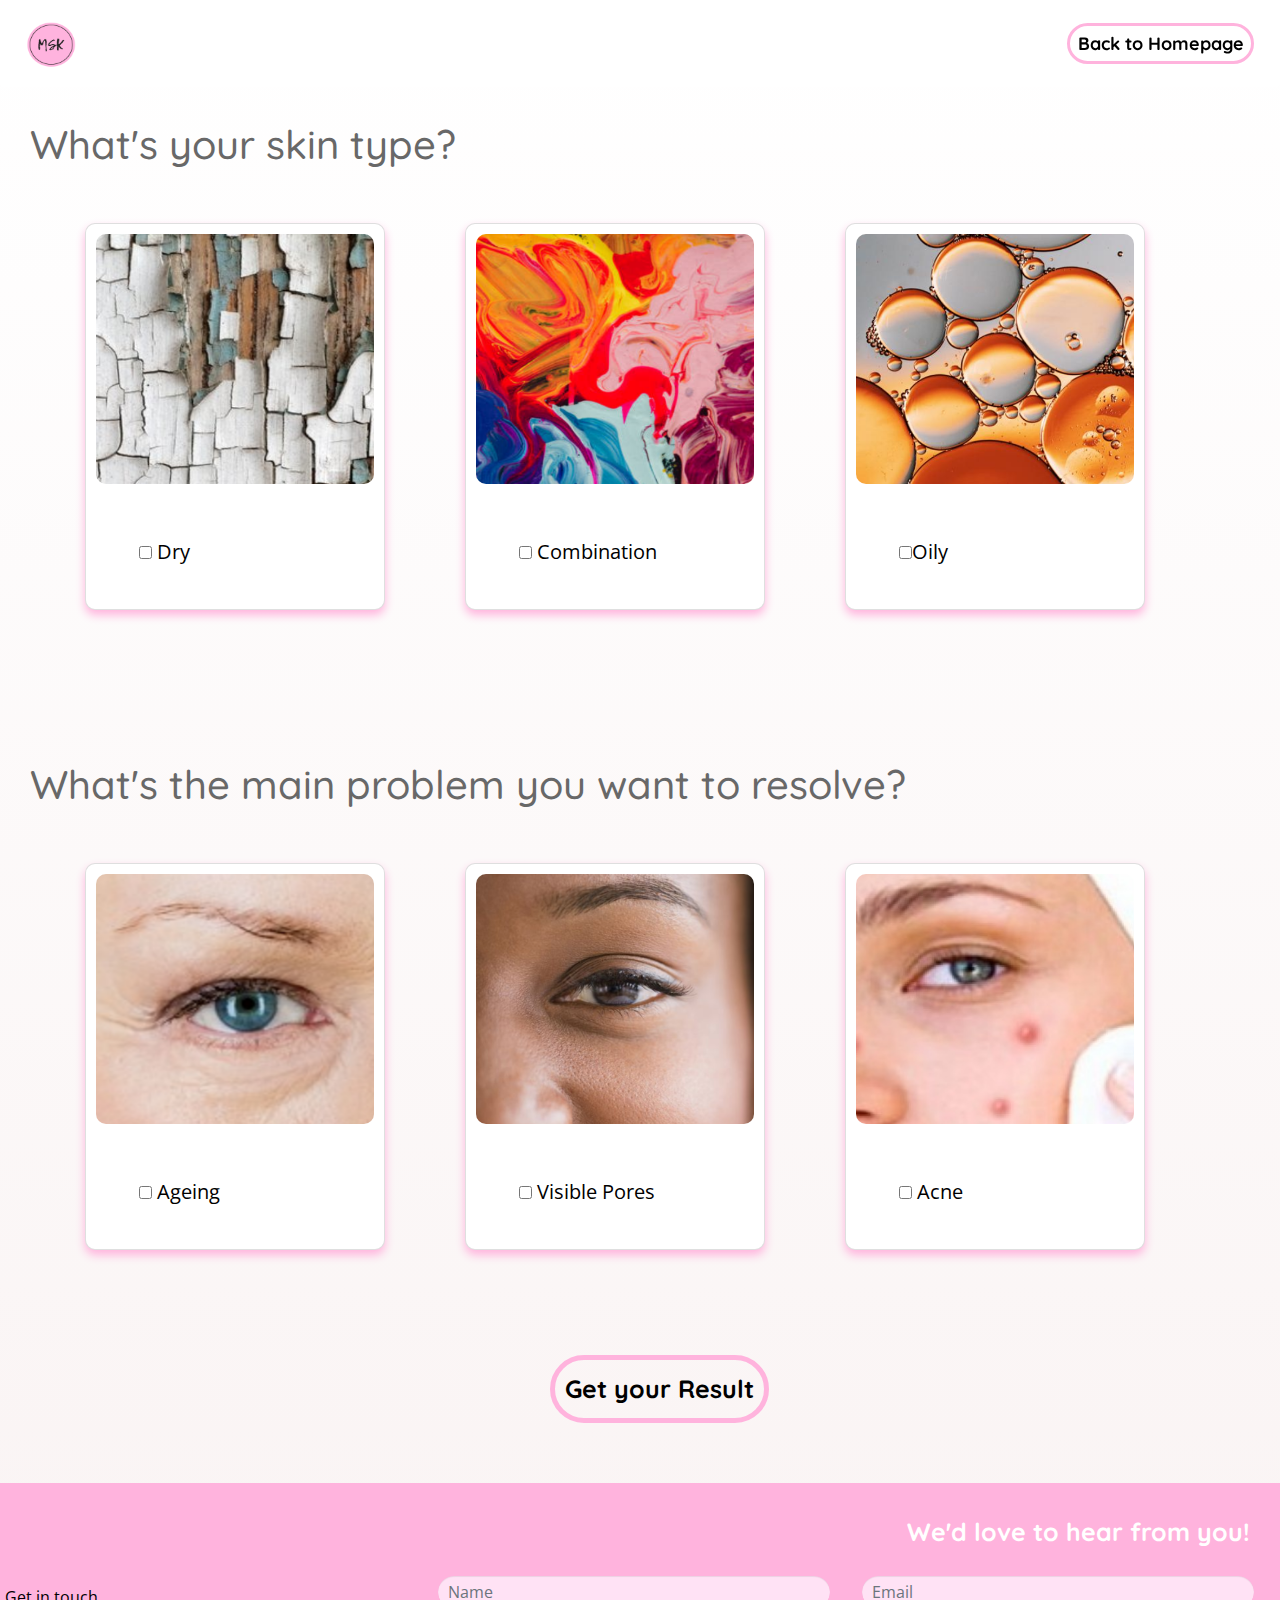
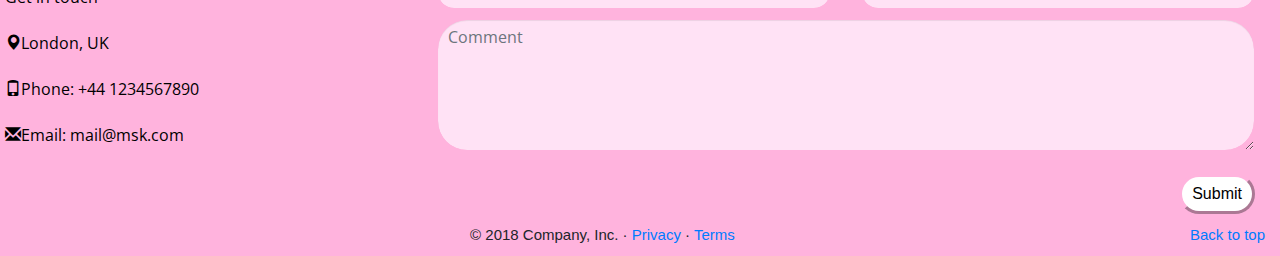
<file: quiz.html>
<!DOCTYPE html>
<html>
<head>
    <title>MSK Quiz</title>
        
    <meta name="viewport" content="width=device-width, initial-scale=1.0">

    <meta name="viewport" content="width=device-width,initial-scale=1,maximum-scale=1,user-scalable=no">
    <meta http-equiv="X-UA-Compatible" content="IE=edge,chrome=1">
    <meta name="HandheldFriendly" content="true">
    <meta charset="utf-8">
    <meta name="viewport" content="width=device-width, initial-scale=1">
    <link rel="stylesheet" href="https://maxcdn.bootstrapcdn.com/bootstrap/3.3.7/css/bootstrap.min.css">
    <link href="https://fonts.googleapis.com/css?family=Open+Sans|Quicksand" rel="stylesheet">
    <link rel="stylesheet" href="dist/css/bootstrap.css">
    <link rel="stylesheet" href="style.css">
    <script src="https://ajax.googleapis.com/ajax/libs/jquery/3.3.1/jquery.min.js"></script>
    <script src="https://maxcdn.bootstrapcdn.com/bootstrap/3.3.7/js/bootstrap.min.js"></script>
</head>

<body id="quiz-body">

<form method="post" action="/quiz">

<!-- NAVIGATION BAR -->
<nav class="navbar navbar-expand-lg navbar-light" >
    <a class="navbar-brand justify-content-left" href="#">
    <img src="images/logo.png" width="50" height="50" alt="" id="logo">
    </a>
    <div class="collapse navbar-collapse justify-content-end" id="navbarNav">
        <ul class="navbar-nav nav justify-content-end">
            <button class="btn btn-outline-successful" type="button"> Back to Homepage</button>
        </ul>
    </div>
</nav>

<!-- QUESTION1 -->
<div>
<h1 class="question">What's your skin type?</h1>

    <div class="container">
    <div class="row">
    <div class="col-sm">
       <div class="card shadow p-3 mb-5 bg-white rounded" style="width: 300px;">
        <img class="card-img-top" src="images/dry.png" width="250" height="250" alt="Card image cap">
        <div class="card-body">
            <p class="text"> <input type="checkbox" name="skin" value="dry"> Dry</p>
        </div>
    </div>
    </div>

    <div class="col-sm">
       <div class="card shadow p-3 mb-5 bg-white rounded" style="width: 300px;">
        <img class="card-img-top" src="images/combination.png" width="250" height="250" alt="Card image cap">
        <div class="card-body">
            <p class="text"> <input type="checkbox" name="skin" value="combination"> Combination</p>
        </div>
    </div>
    </div>
    <div class="col-sm">
       <div class="card shadow p-3 mb-5 bg-white rounded" style="width: 300px;">
        <img class="card-img-top" src="images/oily.png" width="250" height="250" alt="Card image cap">
        <div class="card-body">
            <p class="text"> <input type="checkbox" name="skin" value="oily">Oily</p>
        </div>
    </div>
    </div>
  </div>
</div>

<!-- QUESTION2 -->
<div>
<h1 class="question">What's the main problem you want to resolve?</h1>

    <div class="container">
    <div class="row">
    <div class="col-sm">
       <div class="card shadow p-3 mb-5 bg-white rounded" style="width: 300px;">
        <img class="card-img-top" src="images/wrinkles.png" width="250" height="250" alt="Card image cap">
        <div class="card-body">
            <p class="text"> <input type="checkbox" name="problem" value="ageing"> Ageing</p>
        </div>
    </div>
    </div>

    <div class="col-sm">
       <div class="card shadow p-3 mb-5 bg-white rounded" style="width: 300px;">
        <img class="card-img-top" src="images/pores.png" width="250" height="250" alt="Card image cap">
        <div class="card-body">
            <p class="text"> <input type="checkbox" name="problem" value="pores"> Visible Pores</p>
        </div>
    </div>
    </div>
    <div class="col-sm">
       <div class="card shadow p-3 mb-5 bg-white rounded" style="width: 300px;">
        <img class="card-img-top" src="images/acne.png" width="250" height="250" alt="Card image cap">
        <div class="card-body">
            <p class="text"> <input type="checkbox" name="problem" value="acne"> Acne</p>
        </div>
    </div>
    </div>
  </div>
</div>

 <div id="result-btn">
    <button class="btn btn-outline-successful action-btn" type="button">Get your Result</button> 
</div>

<!-- CONTACT SECTION-->
<div id="contact-container">
  <p id="contact-subtitle">We'd love to hear from you!</p>
  <div class="row">
    <div class="col-md-4" id="contact-details">
      <p>Get in touch</p>
      <p><span class="glyphicon glyphicon-map-marker"></span>London, UK</p>
      <p><span class="glyphicon glyphicon-phone"></span>Phone: +44 1234567890</p>
      <p><span class="glyphicon glyphicon-envelope"></span>Email: mail@msk.com</p>
    </div>
    <div class="col-md-8">
      <div class="row">
        <div class="col-sm-6 form-group">
          <input class="form-control" id="name" name="name" placeholder="Name" type="text" required>
        </div>
        <div class="col-sm-6 form-group">
          <input class="form-control" id="email" name="email" placeholder="Email" type="email" required>
        </div>
      </div>
      <textarea class="form-control" id="comments" name="comments" placeholder="Comment" rows="5"></textarea>
      <br>
      <div class="row">
        <div class="col-md-12 form-group">
          <button class="pull-right" id="submit-botton" type="submit">Submit</button>
        </div>
      </div>
    </div>
  </div>

</form>
<!-- FOOTER -->
<footer class="container-fluid bg-4 text-center">
<p class="pull-right"><a href="#">Back to top</a></p>
        <p>&copy; 2018 Company, Inc. &middot; <a href="#">Privacy</a> &middot; <a href="#">Terms</a></p>
</footer>


</body>
</file>
<file: style.css>
.btn-link {
	color: black;
	text-decoration: none;
	text-align: center;
} 

.navbar {
	position:fixed !important;
	z-index:2;
	height: 87px;
	width: 100%;
	background-color: white;
}

.navbar-nav {
	font-family: 'Quicksand', sans-serif;
	font-size: 18px;
	font-weight: bold;
	text-align: right;
	}

 #navbarNav {
 	padding-right: 15px;
 }

.nav-item {
	font-family: 'Quicksand', sans-serif;
	font-size: 18px;
}
 .nav-link {
 	margin: 0 10px 0 0;
 }

 #logo {
 	padding-top: 0px;
 	padding-bottom: 4px;
 }

.collapse:not(.show) {
    display: none;
}

.btn {
	color:black;
	background: white;
	border-color: #FFB3DD;
	border-radius: 50px;
	border-width: 3px;
	font-weight: bold;
	font-size: 18px;
}

.btn-outline-successful:hover {
    color: white;
    background-color: #FFB3DD;
    border-color: #FFB3DD;
}


.btn-outline-successful {
    color: black;
    background-color: transparent;
    background-image: none;
    border-color: #FFB3DD;
	
}

.jumbotron {
	background-color: white;
}

.jumbotron-fluid{
	height:500px;
	background-image: url(images/banner.png);
	background-repeat: no-repeat;
    background-size: contain, cover;
}

.container-about {
	background-color: #FFB3DD;
	margin-top: -40px;
	padding-left: 30px;
	height:auto;
	margin-bottom: 0px;
}

.container-image {
    width: auto;
    height:100%;
    float: right;
}

#jumbo-tagline {
	font-family: 'Quicksand', sans-serif;
	font-size: 40px;
	text-align: right;
	padding-top: 220px;
	padding-right: 70px;
	color: #686868;
}

#subtitle {
	font-family: 'Quicksand', sans-serif;
	font-size: 40px;
	padding: 70px 50px 10px 30px;
	font-weight: bold;
	text-align: left;
	color: white;
}

.text {
	text-align: left;
	font-family: 'Open Sans', sans-serif;
	color:black;
	font-size: 20px;
	padding: 40px 50px 10px 30px;
}

.action-call {
	background-image: url(images/action.png);
	background-repeat: no-repeat;
    background-size: contain, cover;
	margin: 0px 0px 0px -30px;
	height:280px;
}

.second-tagline {
	font-family: 'Quicksand', sans-serif;
	font-weight:bold;
	font-size: 40px;
	text-align: center;
	padding-top: 20px;
	padding-bottom: 20px;
	color: #686868;
}

.action-btn {
	font-family: 'Quicksand', sans-serif;
	font-size: 25px;
    position:relative;
    padding: 10px 10px 10px 10px;
    left:43%;
    margin-top: 15px;
    border-width: 5px;
    border-radius: 50px;
}

.action-btn-outline-success:hover {
    color: black;
    background-color:black 
    border-color: black;
}

.container-features {
	background-color:white;
	margin: -5px 0px 0px -40px;
	padding: 10px 0px 50px 0px;
}

#tagline-features {
	color:#FFB3DD;
	padding-top: 30px;
}

.features-list h3{
	text-align: center;
	font-family: 'Open Sans', sans-serif;
	font-size:25px;
}

.features-list p{
	text-align: center;
	font-family: 'Open Sans', sans-serif;
	font-size:20px;
	color:#686868;
}

.justify-content-center {
	padding-left: 10px 20px 30px 10px;
}

#contact-subtitle {
	font-family: 'Quicksand', sans-serif;
	font-size: 25px;
	padding: 30px 30px 15px 30px;
	font-weight: bold;
	text-align: right;
	color: white;
}

#contact-details {
	padding: 10px 30px 30px 20px;
	text-align: left;
	font-family: 'Open Sans', sans-serif;
	color:black;
	font-size: 16px;
}

.glyphicon {
	padding-top: 15px;
}

.form-control {
	font-family: 'Open Sans', sans-serif;
	font-size:16px;
    padding: 5px 20px 5px 10px;
    border-color: #FFB3DD;
    border-radius: 30px;
    background-color: #ffe2f5;
}

#submit-botton {
	color:black;
	padding: 5px 10px 5px 10px;
	background: white;
	border-color: #FFB3DD;
	border-radius: 50px;
	border-width: 3px;
	font-size: 16px;
}

.col-md-8 {
	padding-right:40px;
}

#quiz-body {
	background: linear-gradient(180deg, #ffffff, #f9f2f2);
}

.question {
	font-family: 'Quicksand', sans-serif;
	font-size: 40px;
	text-align: left;
	padding: 120px 0px 50px 30px;
	color: #686868;
}

.shadow {
    box-shadow: 0 0.5rem 1rem #FFB3DD !important;
}

.rounded {
    border-radius: 10px !important;
}

.card-img-top {
	border-radius: 10px !important;
}

#contact-container {
	background-color: #FFB3DD;
}

#result-btn {
	padding: 60px 0px 60px 0px;
}

@media screen and (max-width: 1060px) {
    #primary { width:67%; }
    #secondary { width:30%; margin-left:3%;}  
}

@media screen and (max-width: 768px) {
    #primary { width:100%; }
    #secondary { width:100%; margin:0; border:none; }
}

@media (min-device-width:600px) {
    img[data-src-600px] {
        content: attr(data-src-600px, url);
    }
}
@media (min-device-width:800px) {
    img[data-src-800px] {
        content: attr(data-src-800px, url);
    }
}
@media (min-width: 640px) { body {font-size:1rem;} } 
@media (min-width:960px) { body {font-size:1.2rem;} } 
@media (min-width:1100px) { body {font-size:1.5rem;} }


font-family: 'Quicksand', sans-serif;
font-family: 'Open Sans', sans-serif;
</file>
